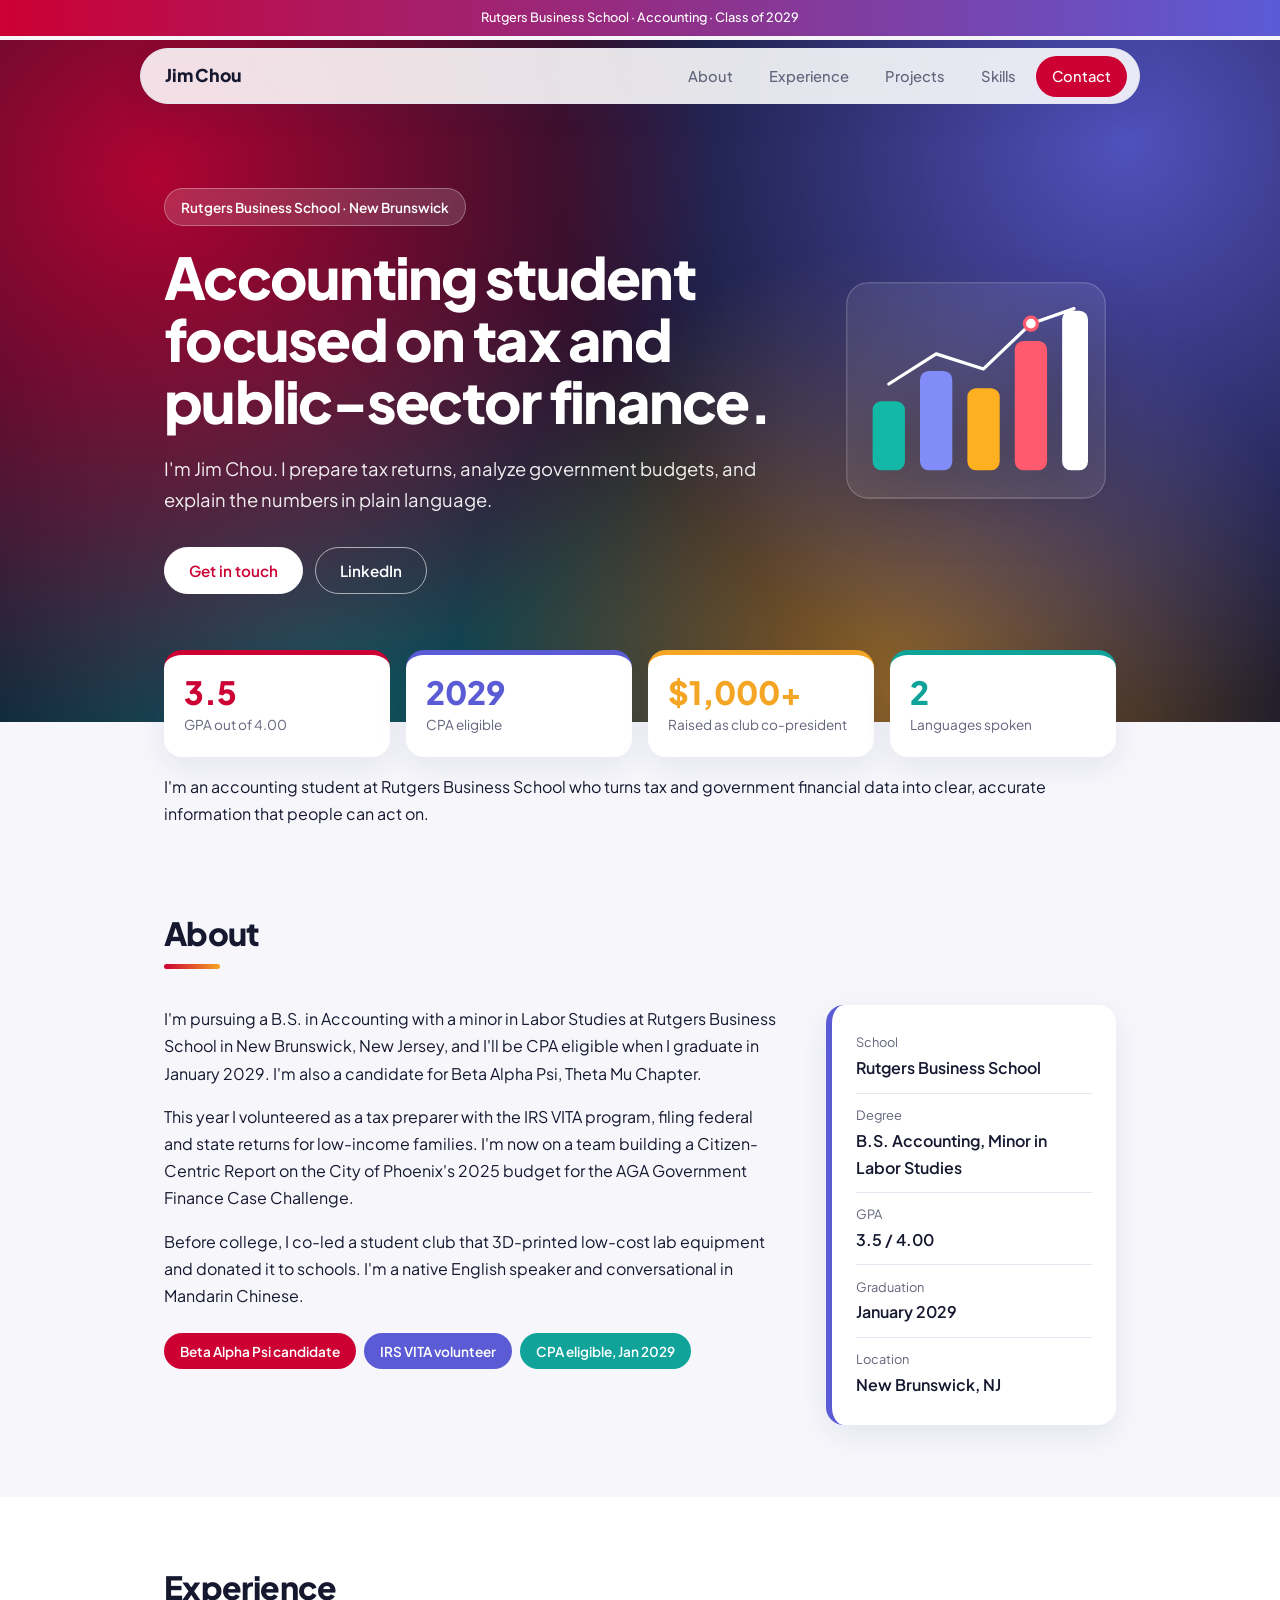
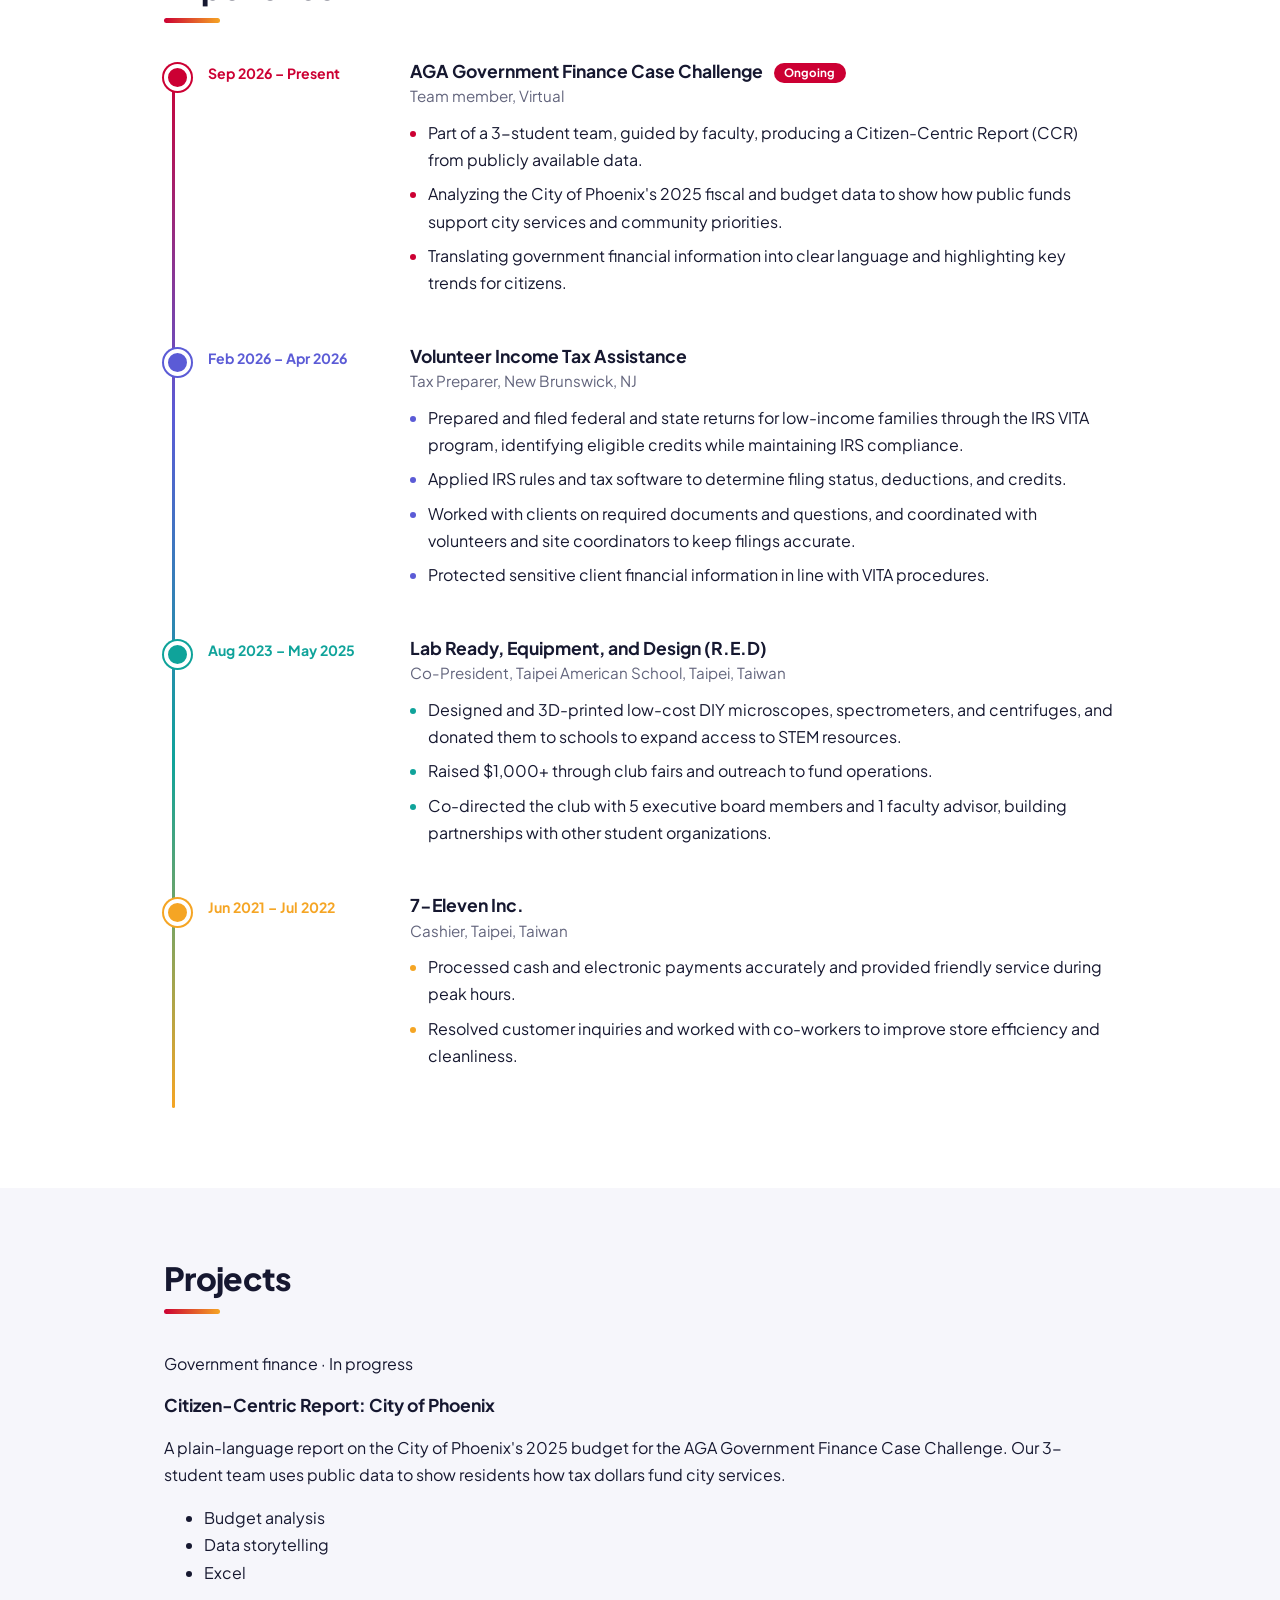
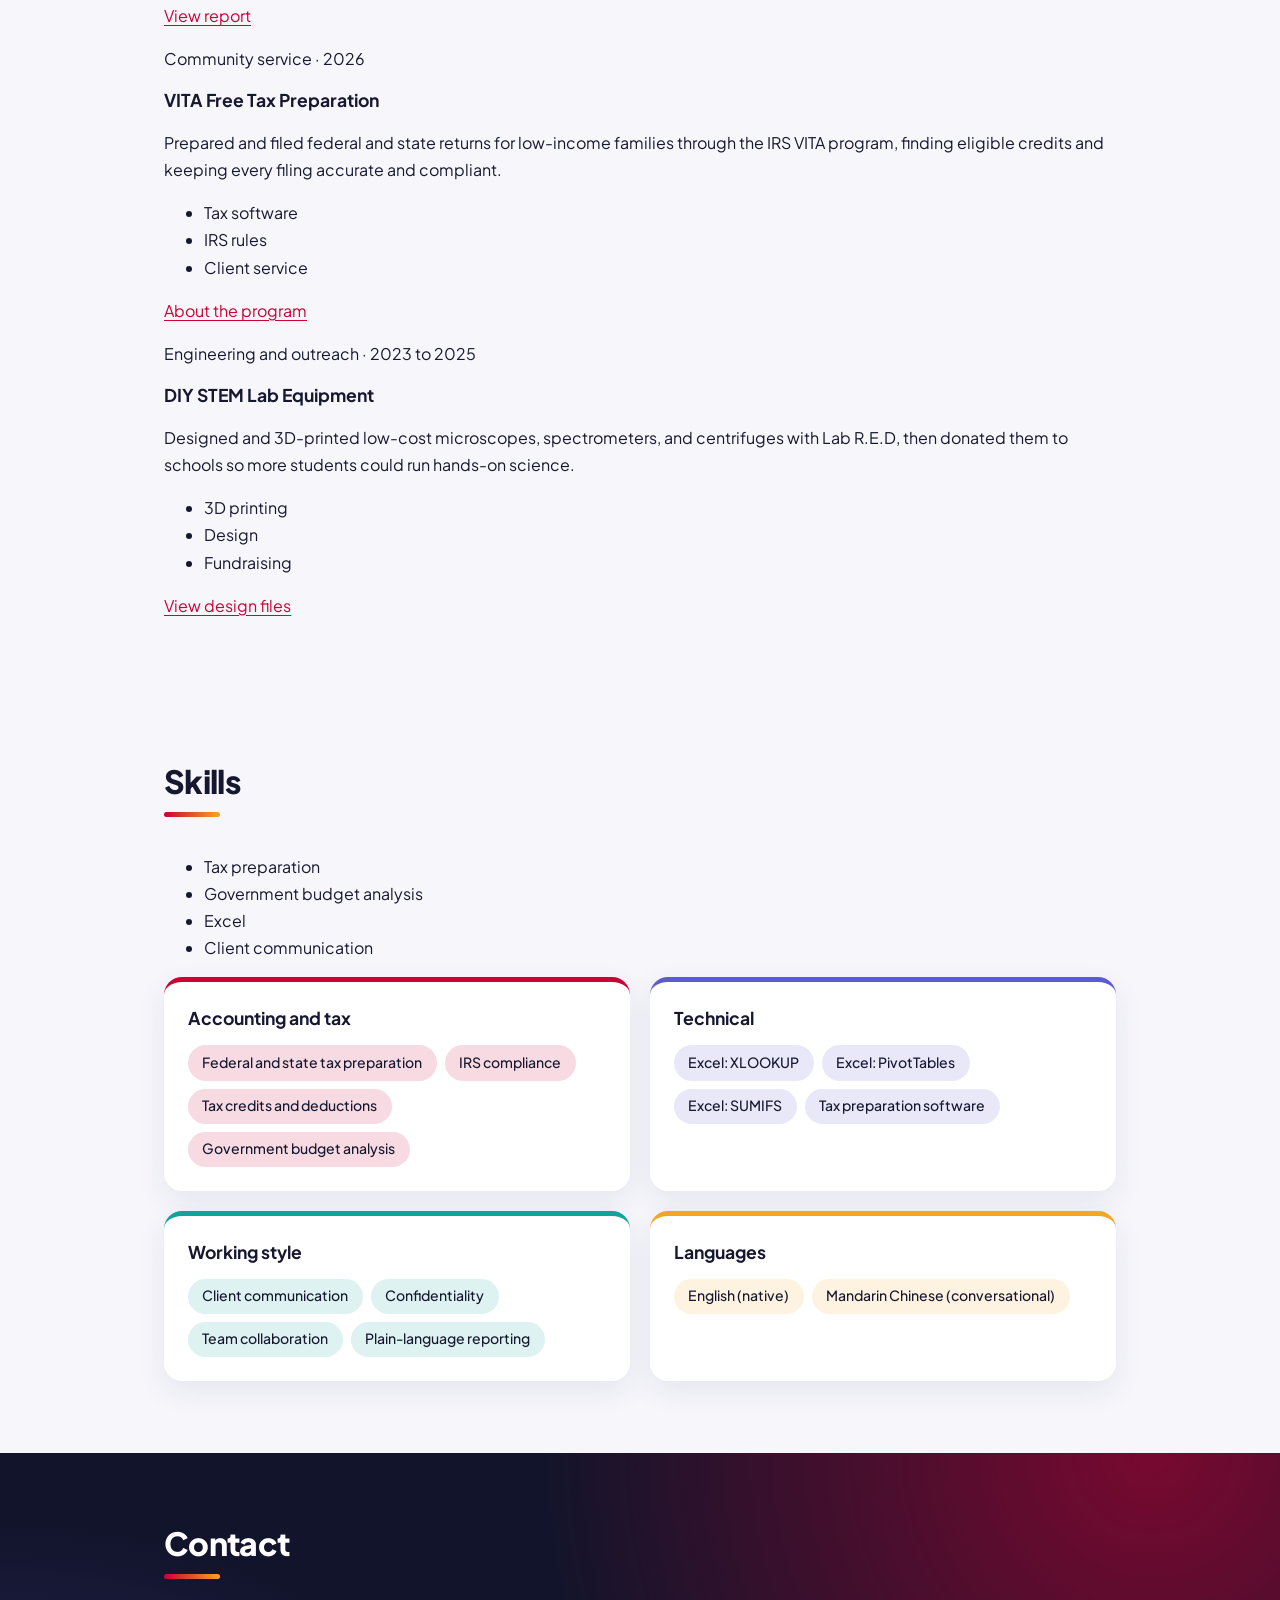
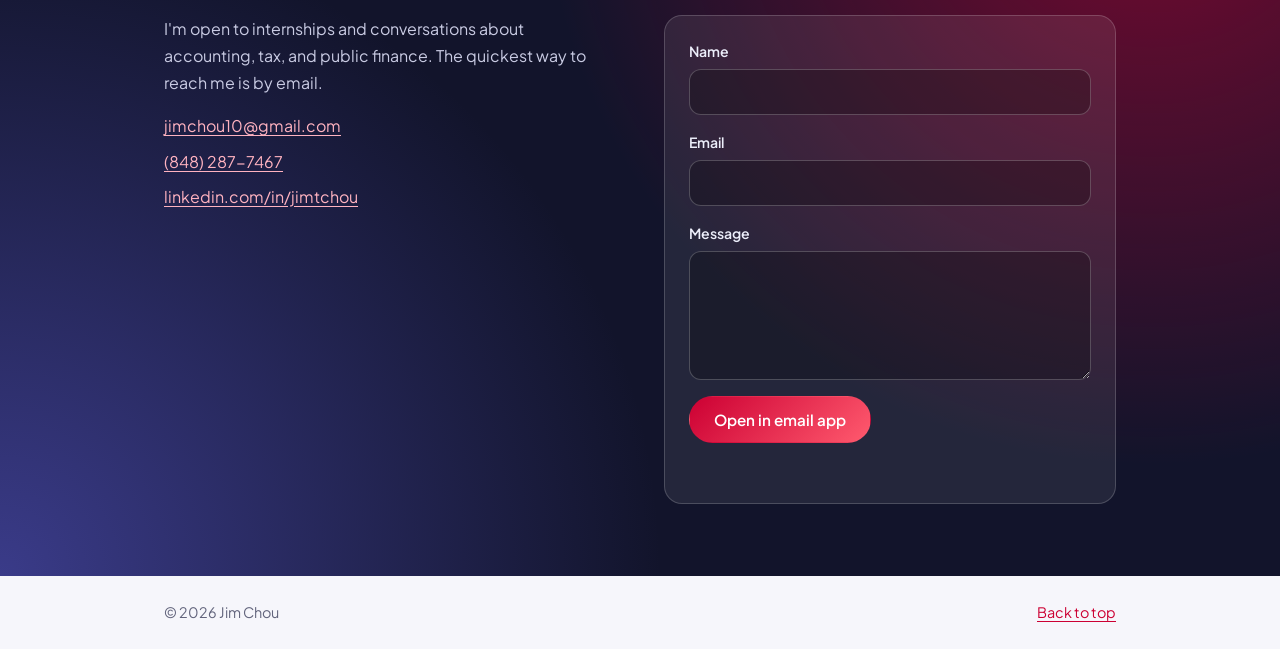
<file: index.html>
<!DOCTYPE html>
<html lang="en">
<head>
<meta charset="UTF-8">
<meta name="viewport" content="width=device-width, initial-scale=1, viewport-fit=cover">
<title>Jim Chou | Accounting Student, Rutgers Business School</title>
<meta name="description" content="Portfolio of Jim Chou, an accounting student at Rutgers Business School with experience in tax preparation and government finance analysis.">
<link rel="preconnect" href="https://fonts.googleapis.com">
<link rel="preconnect" href="https://fonts.gstatic.com" crossorigin>
<link href="https://fonts.googleapis.com/css2?family=Plus+Jakarta+Sans:wght@400;500;600;700;800&display=swap" rel="stylesheet">
<link rel="stylesheet" href="styles.css?v=4">
</head>
<body>
<a class="skip" href="#main">Skip to content</a>

<div class="topstrip"><div class="wrap">Rutgers Business School &middot; Accounting &middot; Class of 2029</div></div>
<header class="site-header">
  <div class="wrap bar">
    <a class="brand" href="#top">Jim Chou</a>
    <button class="menu-btn" aria-expanded="false" aria-controls="nav">Menu</button>
    <nav id="nav" aria-label="Main">
      <a href="#about">About</a>
      <a href="#experience">Experience</a>
      <a href="#projects">Projects</a>
      <a href="#skills">Skills</a>
      <a href="#contact">Contact</a>
    </nav>
  </div>
</header>

<main id="main">
<section class="hero-banner" id="top">
    <div class="wrap hero">
      <div class="hero-text">
        <p class="school">Rutgers Business School &middot; New Brunswick</p>
        <h1>Accounting student focused on tax and public-sector finance.</h1>
        <p class="lead">I'm Jim Chou. I prepare tax returns, analyze government budgets, and explain the numbers in plain language.</p>
        <div class="actions">
          <a class="btn light" href="#contact">Get in touch</a>
          <a class="btn ghost" href="https://www.linkedin.com/in/jimtchou/" target="_blank" rel="noopener">LinkedIn</a>
        </div>
      </div>
      <svg class="hero-art" viewBox="0 0 260 220" aria-hidden="true" focusable="false">
        <rect x="10" y="10" width="240" height="200" rx="20" fill="rgba(255,255,255,.08)" stroke="rgba(255,255,255,.25)"/>
        <rect x="34" y="120" width="30" height="64" rx="8" fill="#14b8a6"/><rect x="78" y="92" width="30" height="92" rx="8" fill="#818cf8"/>
        <rect x="122" y="108" width="30" height="76" rx="8" fill="#ffb020"/><rect x="166" y="64" width="30" height="120" rx="8" fill="#ff5a6e"/>
        <rect x="210" y="36" width="24" height="148" rx="8" fill="#fff"/>
        <path d="M49 104L93 76l44 14 44-42 40-14" fill="none" stroke="#fff" stroke-width="3" stroke-linecap="round" stroke-linejoin="round"/>
        <circle cx="181" cy="48" r="6" fill="#fff" stroke="#ff5a6e" stroke-width="3"/>
      </svg>
    </div>
  </section>
  <div class="wrap">
    <ul class="stats">
      <li><strong>3.5</strong><span>GPA out of 4.00</span></li>
      <li><strong>2029</strong><span>CPA eligible</span></li>
      <li><strong>$1,000+</strong><span>Raised as club co-president</span></li>
      <li><strong>2</strong><span>Languages spoken</span></li>
    </ul>
  </div>


  <section class="statement" id="statement" aria-label="Personal statement">
    <div class="wrap">
      <p>I'm an accounting student at Rutgers Business School who turns tax and government financial data into clear, accurate information that people can act on.</p>
    </div>
  </section>

  <section class="band about-band" id="about"><div class="wrap">
    <h2>About</h2>
    <div class="about">
      <div class="prose">
        <p>I'm pursuing a B.S. in Accounting with a minor in Labor Studies at Rutgers Business School in New Brunswick, New Jersey, and I'll be CPA eligible when I graduate in January 2029. I'm also a candidate for Beta Alpha Psi, Theta Mu Chapter.</p>
        <p>This year I volunteered as a tax preparer with the IRS VITA program, filing federal and state returns for low-income families. I'm now on a team building a Citizen-Centric Report on the City of Phoenix's 2025 budget for the AGA Government Finance Case Challenge.</p>
        <p>Before college, I co-led a student club that 3D-printed low-cost lab equipment and donated it to schools. I'm a native English speaker and conversational in Mandarin Chinese.</p>
        <ul class="badges">
          <li>Beta Alpha Psi candidate</li>
          <li>IRS VITA volunteer</li>
          <li>CPA eligible, Jan 2029</li>
        </ul>
      </div>
      <dl class="quick">
        <div><dt>School</dt><dd>Rutgers Business School</dd></div>
        <div><dt>Degree</dt><dd>B.S. Accounting, Minor in Labor Studies</dd></div>
        <div><dt>GPA</dt><dd>3.5 / 4.00</dd></div>
        <div><dt>Graduation</dt><dd>January 2029</dd></div>
        <div><dt>Location</dt><dd>New Brunswick, NJ</dd></div>
      </dl>
    </div>
  </div></section>

  <section class="band experience-band" id="experience"><div class="wrap">
    <h2>Experience</h2>
    <div class="timeline">
      <article class="item">
        <div class="meta">Sep 2026 – Present</div>
        <div>
          <h3>AGA Government Finance Case Challenge <span class="tag">Ongoing</span></h3>
          <p class="role">Team member, Virtual</p>
          <ul>
            <li>Part of a 3-student team, guided by faculty, producing a Citizen-Centric Report (CCR) from publicly available data.</li>
            <li>Analyzing the City of Phoenix's 2025 fiscal and budget data to show how public funds support city services and community priorities.</li>
            <li>Translating government financial information into clear language and highlighting key trends for citizens.</li>
          </ul>
        </div>
      </article>
      <article class="item">
        <div class="meta">Feb 2026 – Apr 2026</div>
        <div>
          <h3>Volunteer Income Tax Assistance</h3>
          <p class="role">Tax Preparer, New Brunswick, NJ</p>
          <ul>
            <li>Prepared and filed federal and state returns for low-income families through the IRS VITA program, identifying eligible credits while maintaining IRS compliance.</li>
            <li>Applied IRS rules and tax software to determine filing status, deductions, and credits.</li>
            <li>Worked with clients on required documents and questions, and coordinated with volunteers and site coordinators to keep filings accurate.</li>
            <li>Protected sensitive client financial information in line with VITA procedures.</li>
          </ul>
        </div>
      </article>
      <article class="item">
        <div class="meta">Aug 2023 – May 2025</div>
        <div>
          <h3>Lab Ready, Equipment, and Design (R.E.D)</h3>
          <p class="role">Co-President, Taipei American School, Taipei, Taiwan</p>
          <ul>
            <li>Designed and 3D-printed low-cost DIY microscopes, spectrometers, and centrifuges, and donated them to schools to expand access to STEM resources.</li>
            <li>Raised $1,000+ through club fairs and outreach to fund operations.</li>
            <li>Co-directed the club with 5 executive board members and 1 faculty advisor, building partnerships with other student organizations.</li>
          </ul>
        </div>
      </article>
      <article class="item">
        <div class="meta">Jun 2021 – Jul 2022</div>
        <div>
          <h3>7-Eleven Inc.</h3>
          <p class="role">Cashier, Taipei, Taiwan</p>
          <ul>
            <li>Processed cash and electronic payments accurately and provided friendly service during peak hours.</li>
            <li>Resolved customer inquiries and worked with co-workers to improve store efficiency and cleanliness.</li>
          </ul>
        </div>
      </article>
    </div>
  </div></section>

  <section class="band projects-band" id="projects"><div class="wrap">
    <h2>Projects</h2>
    <div class="projects">
      <article class="project">
        <p class="kind">Government finance &middot; In progress</p>
        <h3>Citizen-Centric Report: City of Phoenix</h3>
        <p>A plain-language report on the City of Phoenix's 2025 budget for the AGA Government Finance Case Challenge. Our 3-student team uses public data to show residents how tax dollars fund city services.</p>
        <ul class="stack"><li>Budget analysis</li><li>Data storytelling</li><li>Excel</li></ul>
        <div class="proj-links">
          <!-- TODO: replace the # links below with your real report / slides / code URLs -->
          <a href="#" target="_blank" rel="noopener">View report</a>
        </div>
      </article>
      <article class="project">
        <p class="kind">Community service &middot; 2026</p>
        <h3>VITA Free Tax Preparation</h3>
        <p>Prepared and filed federal and state returns for low-income families through the IRS VITA program, finding eligible credits and keeping every filing accurate and compliant.</p>
        <ul class="stack"><li>Tax software</li><li>IRS rules</li><li>Client service</li></ul>
        <div class="proj-links">
          <a href="https://www.irs.gov/individuals/free-tax-return-preparation-for-qualifying-taxpayers" target="_blank" rel="noopener">About the program</a>
        </div>
      </article>
      <article class="project">
        <p class="kind">Engineering and outreach &middot; 2023 to 2025</p>
        <h3>DIY STEM Lab Equipment</h3>
        <p>Designed and 3D-printed low-cost microscopes, spectrometers, and centrifuges with Lab R.E.D, then donated them to schools so more students could run hands-on science.</p>
        <ul class="stack"><li>3D printing</li><li>Design</li><li>Fundraising</li></ul>
        <div class="proj-links">
          <!-- TODO: replace with a link to your design files (GitHub, Thingiverse, Google Drive, etc.) -->
          <a href="https://github.com/YOUR-USERNAME/YOUR-REPO" target="_blank" rel="noopener">View design files</a>
        </div>
      </article>
    </div>
  </div></section>

  <section class="band skills-band" id="skills"><div class="wrap">
    <h2>Skills</h2>
    <ul class="key-skills" aria-label="Key skills">
      <li>Tax preparation</li>
      <li>Government budget analysis</li>
      <li>Excel</li>
      <li>Client communication</li>
    </ul>
    <div class="skills">
      <div>
        <h3>Accounting and tax</h3>
        <ul class="chips">
          <li>Federal and state tax preparation</li>
          <li>IRS compliance</li>
          <li>Tax credits and deductions</li>
          <li>Government budget analysis</li>
        </ul>
      </div>
      <div>
        <h3>Technical</h3>
        <ul class="chips">
          <li>Excel: XLOOKUP</li>
          <li>Excel: PivotTables</li>
          <li>Excel: SUMIFS</li>
          <li>Tax preparation software</li>
        </ul>
      </div>
      <div>
        <h3>Working style</h3>
        <ul class="chips">
          <li>Client communication</li>
          <li>Confidentiality</li>
          <li>Team collaboration</li>
          <li>Plain-language reporting</li>
        </ul>
      </div>
      <div>
        <h3>Languages</h3>
        <ul class="chips">
          <li>English (native)</li>
          <li>Mandarin Chinese (conversational)</li>
        </ul>
      </div>
    </div>
  </div></section>

  <section class="band contact-band" id="contact"><div class="wrap">
    <h2>Contact</h2>
    <div class="contact">
      <div class="prose">
        <p>I'm open to internships and conversations about accounting, tax, and public finance. The quickest way to reach me is by email.</p>
        <ul class="links">
          <li><a href="mailto:jimchou10@gmail.com">jimchou10@gmail.com</a></li>
          <li><a href="tel:+18482877467">(848) 287-7467</a></li>
          <li><a href="https://www.linkedin.com/in/jimtchou/" target="_blank" rel="noopener">linkedin.com/in/jimtchou</a></li>
        </ul>
      </div>
      <form id="contact-form" novalidate>
        <label>Name <input name="name" type="text" autocomplete="name" required></label>
        <label>Email <input name="email" type="email" autocomplete="email" required></label>
        <label>Message <textarea name="message" rows="5" required></textarea></label>
        <button class="btn primary" type="submit">Open in email app</button>
        <p class="status" role="status" aria-live="polite"></p>
      </form>
    </div>
  </div></section>
</main>

<footer class="wrap site-footer">
  <span>&copy; <span id="year">2026</span> Jim Chou</span>
  <a href="#top">Back to top</a>
</footer>

<script src="script.js?v=4"></script>
</body>
</html>
</file>
<file: styles.css>
:root {
  --scarlet: #cc0033; --coral: #ff5a6e; --indigo: #5b5bd6; --teal: #0fa39a; --amber: #f5a524;
  --navy: #12142b;
  --bg: #f6f6fb; --surface: #ffffff; --ink: #161830; --muted: #62647c; --line: #e4e5f0; --accent: #cc0033; --chip: #eeeefa;
  --font: "Plus Jakarta Sans", -apple-system, "Segoe UI", Helvetica, Arial, sans-serif;
  --radius: 18px;
  --shadow: 0 10px 30px rgba(40,40,100,.08);
}
@media (prefers-color-scheme: dark) {
  :root:not([data-theme="light"]) { --bg: #0e1020; --surface: #171a30; --ink: #eceefa; --muted: #a2a5c0; --line: #2a2e4d; --accent: #ff6b82; --chip: #20243f; --shadow: 0 10px 30px rgba(0,0,0,.35); }
}
:root[data-theme="dark"] { --bg: #0e1020; --surface: #171a30; --ink: #eceefa; --muted: #a2a5c0; --line: #2a2e4d; --accent: #ff6b82; --chip: #20243f; --shadow: 0 10px 30px rgba(0,0,0,.35); }
* { box-sizing: border-box; }
:root { padding-top: env(safe-area-inset-top, 0px); padding-bottom: env(safe-area-inset-bottom, 0px); }
html { scroll-behavior: smooth; scroll-padding-top: calc(6rem + env(safe-area-inset-top, 0px)); }
body { margin: 0; background: var(--bg); color: var(--ink); font: 400 1rem/1.7 var(--font); -webkit-font-smoothing: antialiased; }
a { color: var(--accent); text-underline-offset: 3px; }
:focus-visible { outline: 3px solid var(--indigo); outline-offset: 3px; border-radius: 6px; }
.wrap { max-width: 1000px; margin: 0 auto; padding-left: 1.5rem; padding-right: 1.5rem; }
.skip { position: absolute; left: -999px; top: .5rem; background: var(--surface); padding: .5rem 1rem; z-index: 30; }
.skip:focus { left: .5rem; }

/* Top strip + header */
.topstrip { background: linear-gradient(90deg, var(--scarlet), var(--indigo)); color: #fff; font-size: .8rem; font-weight: 500; padding: .45rem 0; text-align: center; }
.site-header { position: sticky; top: env(safe-area-inset-top, 0px); z-index: 10; padding: .75rem 0; }
.bar { display: flex; align-items: center; justify-content: space-between; min-height: 3.5rem; background: color-mix(in srgb, var(--surface) 88%, transparent); backdrop-filter: blur(12px); border: 1px solid var(--line); border-radius: 999px; padding: 0 .75rem 0 1.5rem; box-shadow: var(--shadow); }
.brand { font-weight: 800; font-size: 1.1rem; color: var(--ink); text-decoration: none; letter-spacing: -.01em; }
nav { display: flex; gap: .25rem; }
nav a { color: var(--muted); text-decoration: none; font-size: .92rem; font-weight: 500; padding: .5rem 1rem; border-radius: 999px; }
nav a:hover { color: var(--ink); background: var(--chip); }
nav a.active { background: var(--scarlet); color: #fff; }
.menu-btn { display: none; background: var(--chip); border: 0; color: var(--ink); font: 600 .9rem var(--font); padding: .5rem 1rem; border-radius: 999px; cursor: pointer; }

/* Type */
h1 { font-weight: 800; font-size: clamp(2.2rem, 5.5vw, 3.6rem); line-height: 1.08; letter-spacing: -.03em; margin: 0 0 1.25rem; }
h2 { font-weight: 800; font-size: 2rem; line-height: 1.15; letter-spacing: -.02em; margin: 0 0 2.25rem; }
h2::after { content: ""; display: block; width: 56px; height: 5px; margin-top: .75rem; border-radius: 4px; background: linear-gradient(90deg, var(--scarlet), var(--amber)); }
h3 { font-weight: 700; font-size: 1.1rem; line-height: 1.4; margin: 0; }
.prose p { margin: 0 0 1rem; max-width: 62ch; }

/* Hero */
.hero-banner { margin-top: -4.75rem; padding-top: 4.75rem; color: #fff; background:
  radial-gradient(circle at 12% 20%, rgba(204,0,51,.85), transparent 45%),
  radial-gradient(circle at 88% 15%, rgba(91,91,214,.85), transparent 45%),
  radial-gradient(circle at 70% 95%, rgba(245,165,36,.55), transparent 40%),
  radial-gradient(circle at 25% 100%, rgba(15,163,154,.5), transparent 40%), var(--navy); }
.hero { display: grid; grid-template-columns: 1fr 280px; gap: 3rem; align-items: center; padding-top: 4.5rem; padding-bottom: 8rem; }
.school { display: inline-block; margin: 0 0 1.25rem; font-size: .85rem; font-weight: 600; padding: .4rem 1rem; border-radius: 999px; background: rgba(255,255,255,.15); border: 1px solid rgba(255,255,255,.3); }
.hero h1 { max-width: 18ch; }
.lead { font-size: 1.15rem; max-width: 50ch; margin: 0 0 2rem; opacity: .92; }
.hero-art { width: 100%; height: auto; filter: drop-shadow(0 20px 30px rgba(0,0,0,.3)); }
.actions { display: flex; gap: .75rem; flex-wrap: wrap; }
.btn { display: inline-block; font: 600 .95rem var(--font); padding: .8rem 1.5rem; border: 1px solid var(--line); border-radius: 999px; color: var(--ink); text-decoration: none; background: transparent; cursor: pointer; transition: transform .15s, background .15s; }
.btn:hover { transform: translateY(-2px); }
.btn.light { background: #fff; color: var(--scarlet); border-color: #fff; }
.btn.ghost { color: #fff; border-color: rgba(255,255,255,.6); }
.btn.ghost:hover { background: rgba(255,255,255,.15); }
.btn.primary { background: linear-gradient(135deg, var(--scarlet), var(--coral)); border-color: transparent; color: #fff; }
.hero-banner :focus-visible { outline-color: #fff; }

/* Stat cards */
.stats { list-style: none; margin: -4.5rem 0 0; padding: 0; display: grid; grid-template-columns: repeat(4, 1fr); gap: 1rem; position: relative; }
.stats li { background: var(--surface); border-radius: var(--radius); padding: 1.25rem; box-shadow: var(--shadow); border-top: 5px solid var(--c); }
.stats li:nth-child(1) { --c: var(--scarlet); } .stats li:nth-child(2) { --c: var(--indigo); }
.stats li:nth-child(3) { --c: var(--amber); } .stats li:nth-child(4) { --c: var(--teal); }
.stats strong { display: block; font-weight: 800; font-size: 2rem; line-height: 1.1; color: var(--c); }
.stats span { font-size: .85rem; color: var(--muted); }

.band { padding: 4.5rem 0; }
.experience-band { background: var(--surface); }
.contact-band { background: var(--navy); color: #eceefa; background-image: radial-gradient(circle at 90% 0%, rgba(204,0,51,.55), transparent 45%), radial-gradient(circle at 0% 100%, rgba(91,91,214,.55), transparent 45%); }
.contact-band h2 { color: #fff; }
.contact-band a { color: #ffb3c0; }
.contact-band .prose p { color: #c9cbe3; }

/* About */
.about { display: grid; grid-template-columns: 1fr 290px; gap: 3rem; }
.quick { margin: 0; padding: 1rem 1.5rem; background: var(--surface); border-radius: var(--radius); box-shadow: var(--shadow); align-self: start; border-left: 6px solid var(--indigo); }
.quick div { padding: .7rem 0; border-bottom: 1px solid var(--line); }
.quick div:last-child { border-bottom: 0; }
.quick dt { font-size: .8rem; color: var(--muted); }
.quick dd { margin: 0; font-weight: 600; }
.badges { list-style: none; padding: 0; margin: 1.5rem 0 0; display: flex; flex-wrap: wrap; gap: .5rem; }
.badges li { font-size: .85rem; font-weight: 600; padding: .4rem 1rem; color: #fff; border-radius: 999px; }
.badges li:nth-child(1) { background: var(--scarlet); } .badges li:nth-child(2) { background: var(--indigo); } .badges li:nth-child(3) { background: var(--teal); }

/* Timeline */
.timeline { position: relative; }
.timeline::before { content: ""; position: absolute; left: 8px; top: .5rem; bottom: .5rem; width: 3px; border-radius: 3px; background: linear-gradient(var(--scarlet), var(--indigo), var(--teal), var(--amber)); }
.item { position: relative; display: grid; grid-template-columns: 170px 1fr; gap: 2rem; padding: 0 0 2.5rem 2.75rem; }
.item::before { content: ""; position: absolute; left: 0; top: .35rem; width: 19px; height: 19px; border-radius: 50%; background: var(--c); border: 4px solid var(--surface); box-shadow: 0 0 0 2px var(--c); }
.item:nth-child(1) { --c: var(--scarlet); } .item:nth-child(2) { --c: var(--indigo); } .item:nth-child(3) { --c: var(--teal); } .item:nth-child(4) { --c: var(--amber); }
.meta { color: var(--c); font-size: .88rem; font-weight: 700; padding-top: .2rem; }
.role { color: var(--muted); margin: 0 0 .6rem; font-size: .95rem; }
.item ul { margin: 0; padding-left: 1.1rem; }
.item li { margin-bottom: .45rem; max-width: 66ch; }
.item li::marker { color: var(--c); }
.tag { font: 700 .72rem var(--font); color: #fff; background: var(--c); border-radius: 999px; padding: .15rem .65rem; margin-left: .5rem; vertical-align: middle; }

/* Skills */
.skills { display: grid; grid-template-columns: repeat(2, 1fr); gap: 1.25rem; }
.skills > div { background: var(--surface); border-radius: var(--radius); padding: 1.5rem; box-shadow: var(--shadow); border-top: 5px solid var(--c); }
.skills > div:nth-child(1) { --c: var(--scarlet); } .skills > div:nth-child(2) { --c: var(--indigo); }
.skills > div:nth-child(3) { --c: var(--teal); } .skills > div:nth-child(4) { --c: var(--amber); }
.skills h3 { margin-bottom: .9rem; }
.chips { list-style: none; margin: 0; padding: 0; display: flex; flex-wrap: wrap; gap: .5rem; }
.chips li { font-size: .88rem; font-weight: 500; padding: .35rem .9rem; background: color-mix(in srgb, var(--c) 14%, var(--surface)); color: var(--ink); border-radius: 999px; }

/* Contact */
.contact { display: grid; grid-template-columns: 1fr 1fr; gap: 3rem; }
.links { list-style: none; padding: 0; margin: 0; }
.links li { margin-bottom: .5rem; }
form { display: grid; gap: 1rem; background: rgba(255,255,255,.08); border: 1px solid rgba(255,255,255,.18); border-radius: var(--radius); padding: 1.5rem; }
label { display: grid; gap: .35rem; font-size: .88rem; font-weight: 600; }
input, textarea { font: 400 1rem var(--font); color: #fff; background: rgba(0,0,0,.25); border: 1px solid rgba(255,255,255,.22); border-radius: 12px; padding: .7rem .9rem; width: 100%; }
input:focus, textarea:focus { outline: 3px solid #ffb3c0; outline-offset: 1px; }
input[aria-invalid="true"], textarea[aria-invalid="true"] { border-color: #ff8a8a; }
form .btn { justify-self: start; }
.status { margin: 0; font-size: .9rem; color: #c9cbe3; min-height: 1.4em; }

.site-footer { display: flex; justify-content: space-between; padding-top: 1.5rem; padding-bottom: 1.5rem; color: var(--muted); font-size: .9rem; }

@media (max-width: 800px) {
  .hero { grid-template-columns: 1fr; padding-bottom: 7rem; }
  .hero-art { display: none; }
  .stats { grid-template-columns: repeat(2, 1fr); }
  .about, .contact, .skills { grid-template-columns: 1fr; gap: 2rem; }
  .skills { gap: 1.25rem; }
  .item { grid-template-columns: 1fr; gap: .25rem; }
  .menu-btn { display: block; }
  nav { display: none; position: absolute; top: calc(100% + .5rem); left: 1.5rem; right: 1.5rem; flex-direction: column; background: var(--surface); border: 1px solid var(--line); border-radius: var(--radius); padding: .5rem; box-shadow: var(--shadow); }
  nav.open { display: flex; }
  .site-header .wrap { position: relative; }
  .band { padding: 3.5rem 0; }
}
@media (prefers-reduced-motion: reduce) { html { scroll-behavior: auto; } * { transition: none !important; } }
</file>
